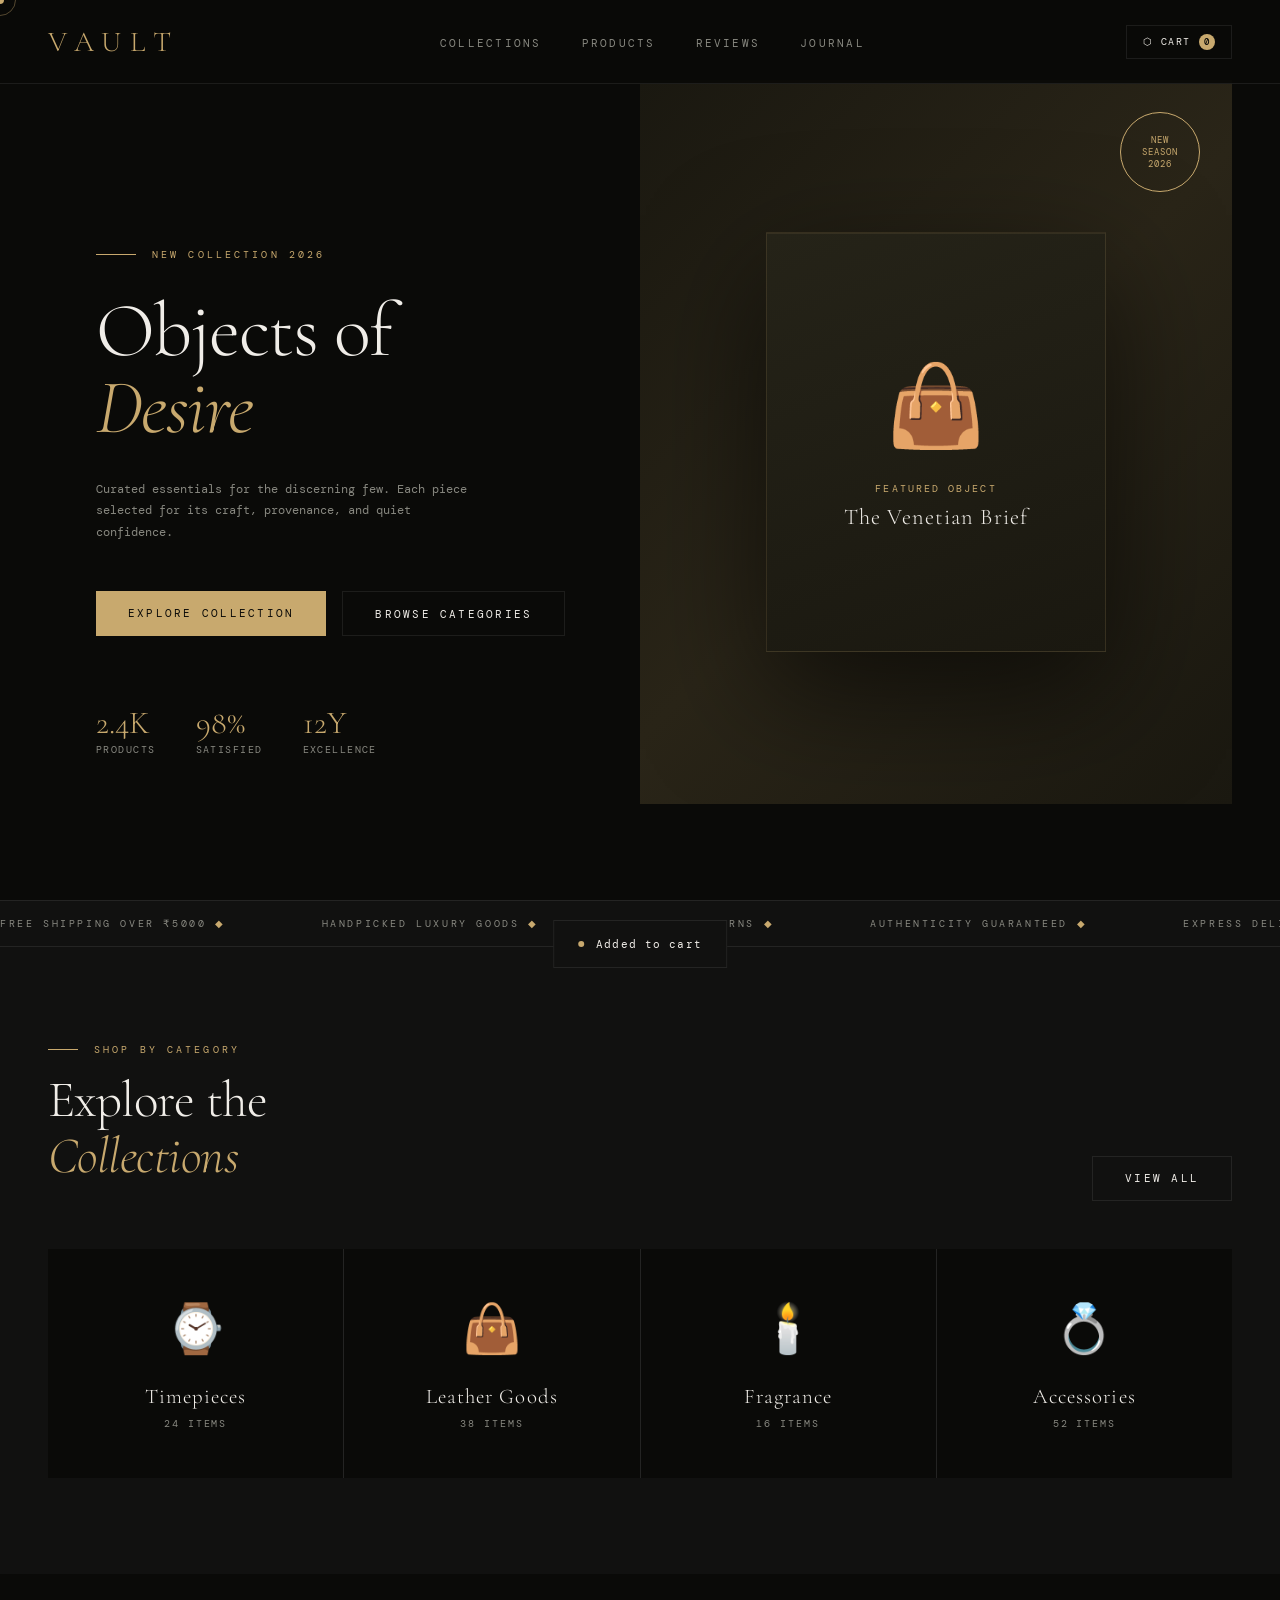
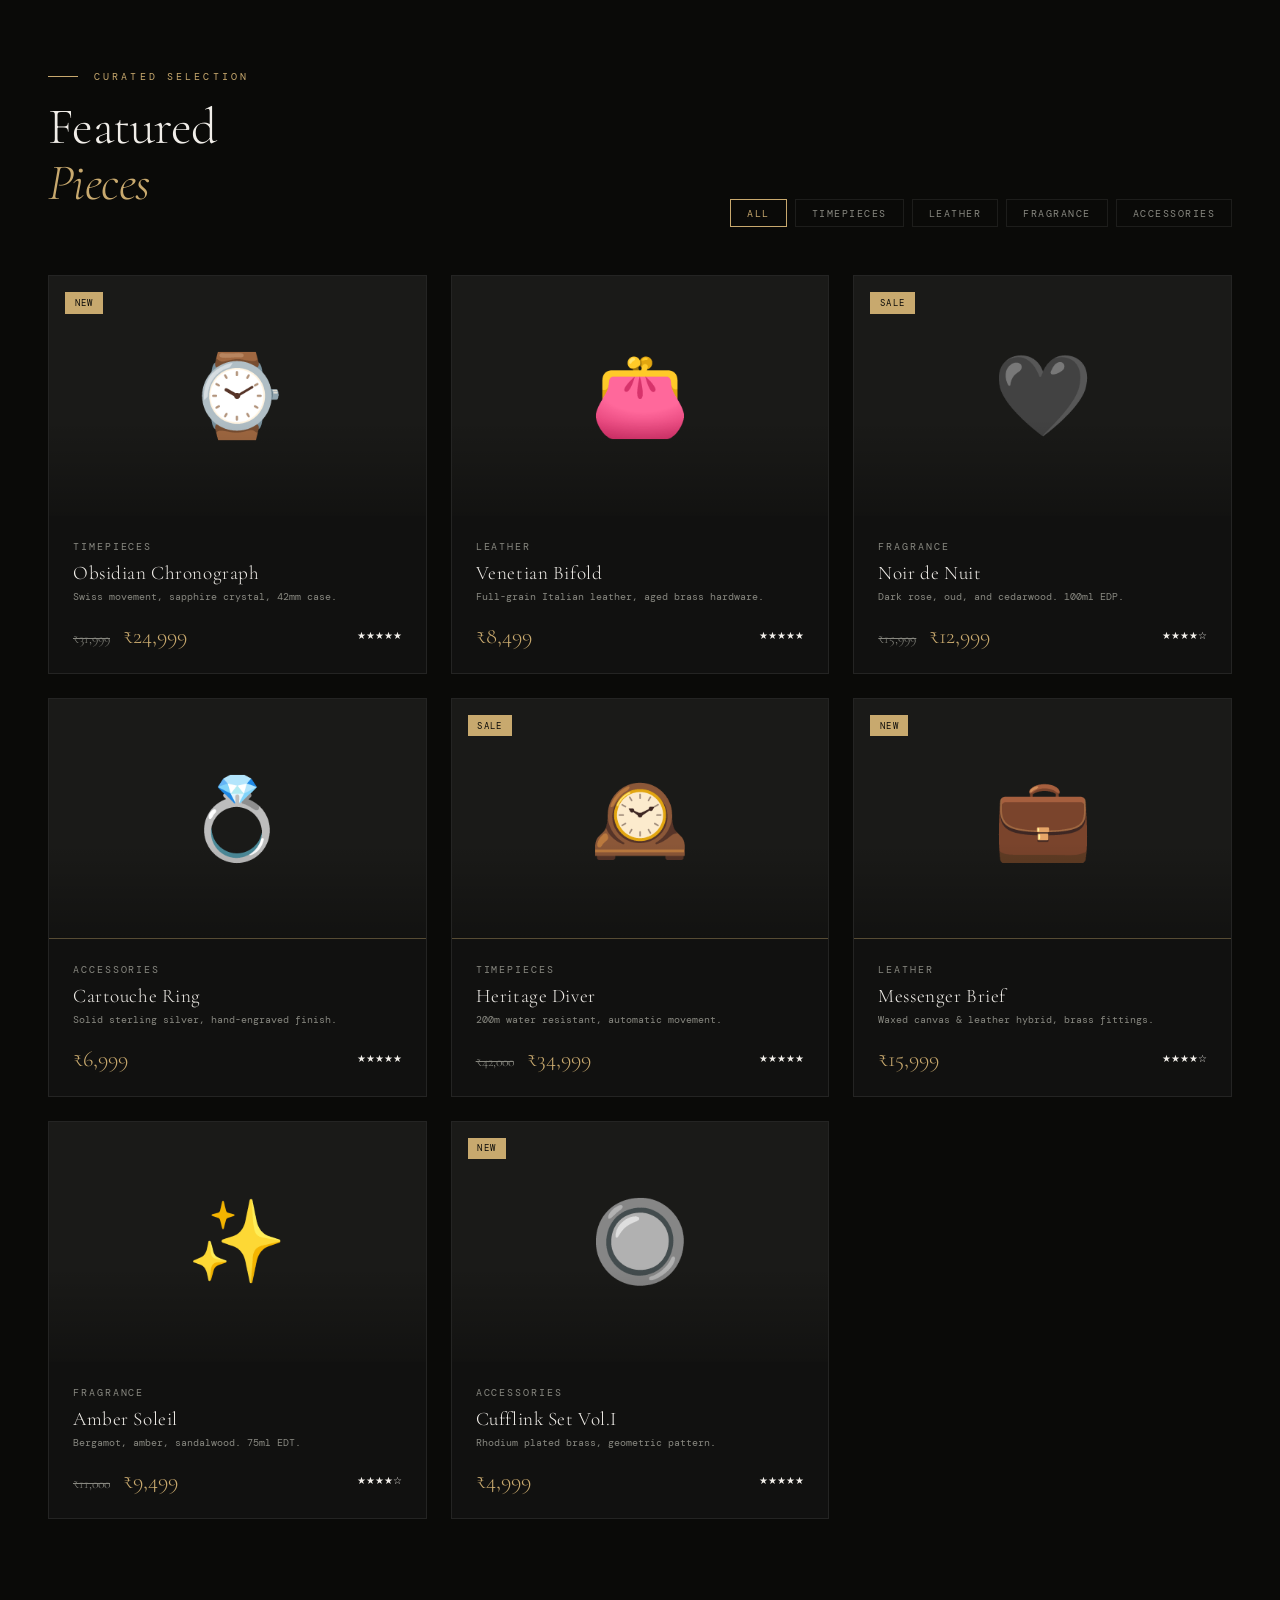
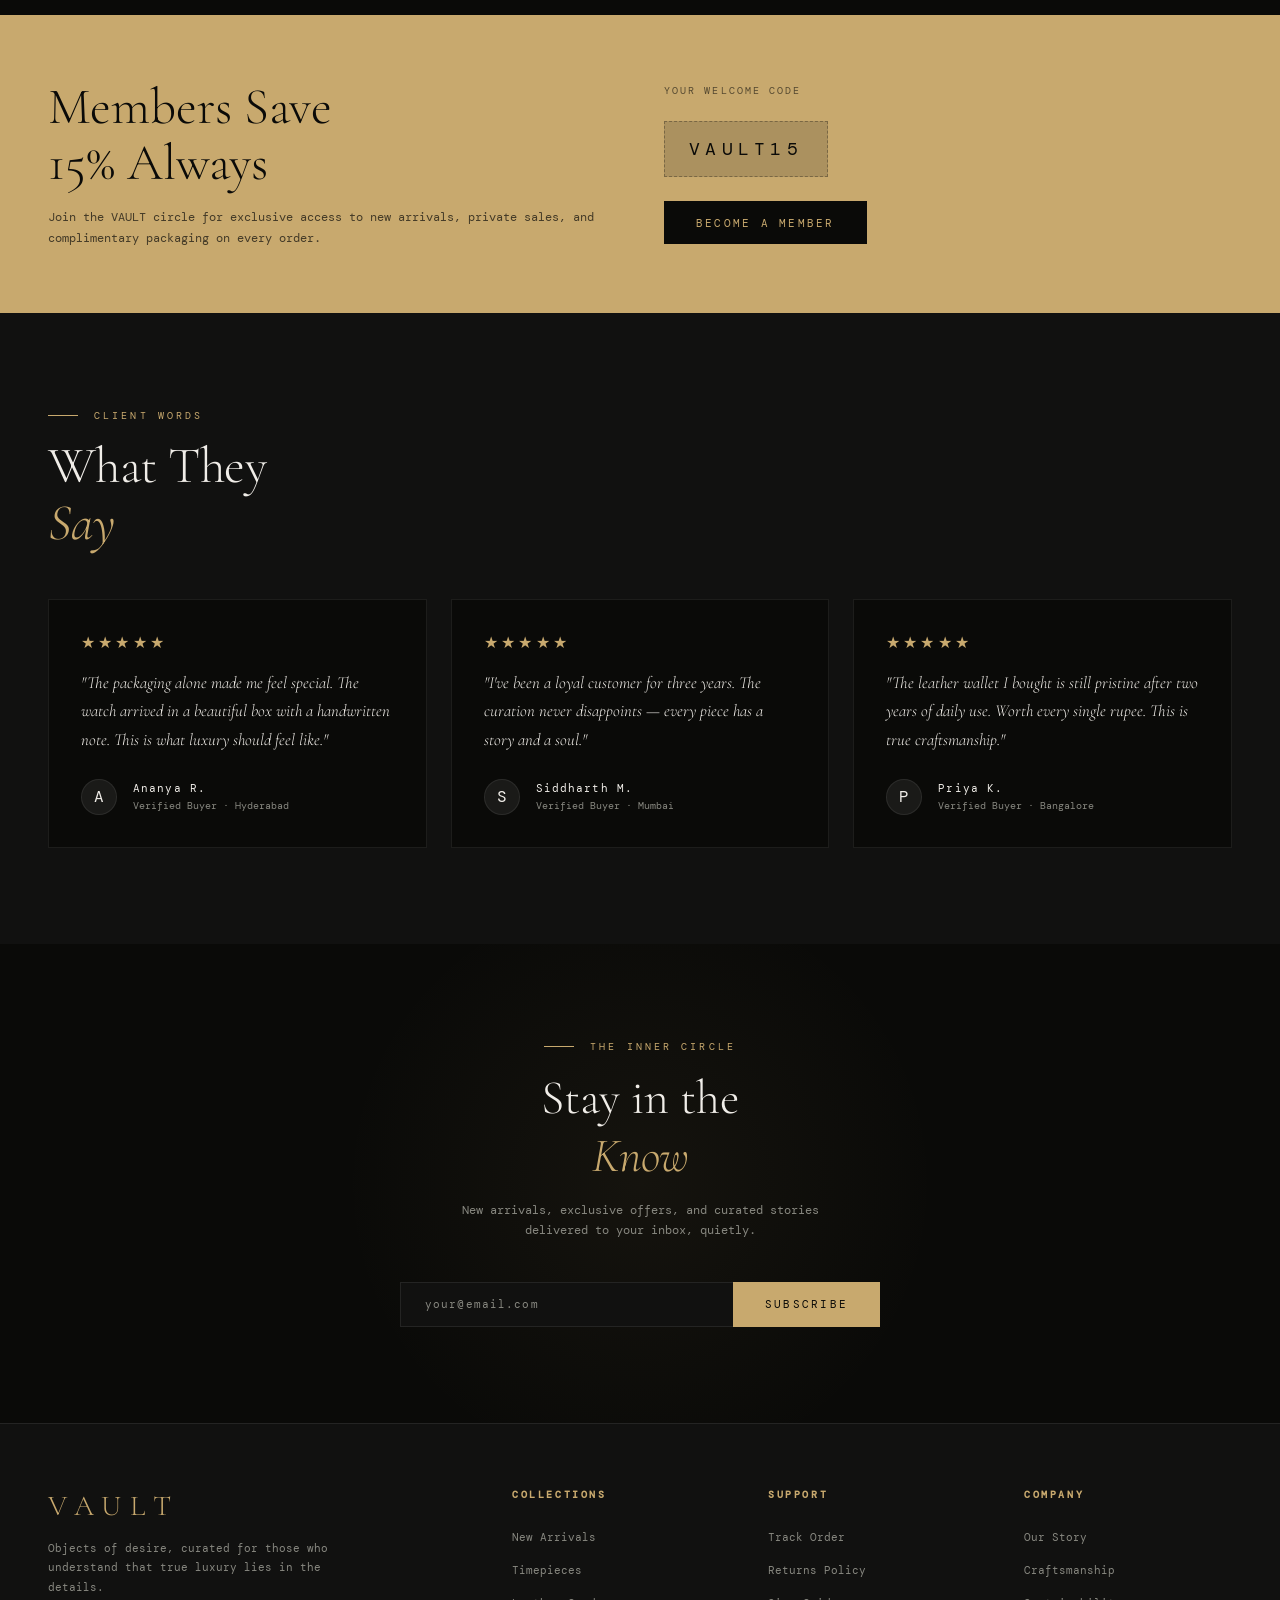
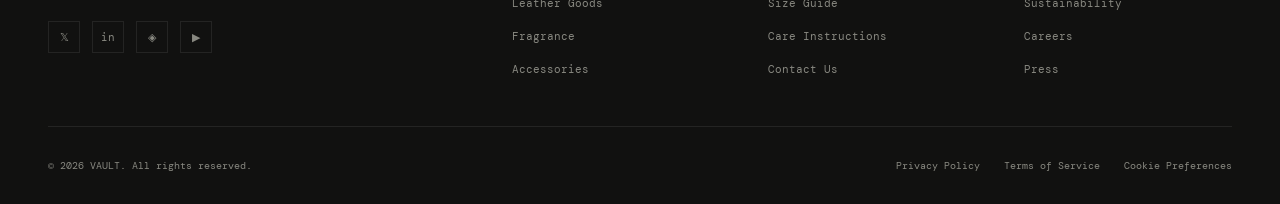
<file: index.html>
<!DOCTYPE html>
<html lang="en">
<head>
<meta charset="UTF-8">
<meta name="viewport" content="width=device-width, initial-scale=1.0">
<title>VAULT — Premium Store</title>
<link rel="preconnect" href="https://fonts.googleapis.com">
<link href="https://fonts.googleapis.com/css2?family=Cormorant+Garamond:ital,wght@0,300;0,400;0,600;1,300;1,400&family=DM+Mono:wght@300;400;500&display=swap" rel="stylesheet">
<style>
  :root {
    --bg: #0a0a08;
    --surface: #111110;
    --surface2: #1a1a18;
    --border: rgba(255,255,255,0.08);
    --accent: #c8a96e;
    --accent2: #e8c98e;
    --text: #f0ede8;
    --muted: #888880;
    --danger: #e05a5a;
  }

  *, *::before, *::after { box-sizing: border-box; margin: 0; padding: 0; }

  html { scroll-behavior: smooth; }

  body {
    font-family: 'DM Mono', monospace;
    background: var(--bg);
    color: var(--text);
    min-height: 100vh;
    overflow-x: hidden;
  }

  /* SCROLLBAR */
  ::-webkit-scrollbar { width: 4px; }
  ::-webkit-scrollbar-track { background: var(--bg); }
  ::-webkit-scrollbar-thumb { background: var(--accent); border-radius: 2px; }

  /* CURSOR */
  .cursor {
    width: 8px; height: 8px;
    background: var(--accent);
    border-radius: 50%;
    position: fixed;
    pointer-events: none;
    z-index: 9999;
    transition: transform 0.15s ease, opacity 0.15s ease;
    transform: translate(-50%, -50%);
  }
  .cursor-ring {
    width: 32px; height: 32px;
    border: 1px solid rgba(200,169,110,0.4);
    border-radius: 50%;
    position: fixed;
    pointer-events: none;
    z-index: 9998;
    transition: all 0.3s ease;
    transform: translate(-50%, -50%);
  }

  /* NAV */
  nav {
    position: fixed; top: 0; left: 0; right: 0; z-index: 100;
    padding: 1.5rem 3rem;
    display: flex; align-items: center; justify-content: space-between;
    background: rgba(10,10,8,0.85);
    backdrop-filter: blur(20px);
    border-bottom: 1px solid var(--border);
  }
  .nav-logo {
    font-family: 'Cormorant Garamond', serif;
    font-size: 1.8rem;
    font-weight: 300;
    letter-spacing: 0.3em;
    color: var(--accent);
    text-decoration: none;
  }
  .nav-links {
    display: flex; gap: 2.5rem; list-style: none;
  }
  .nav-links a {
    color: var(--muted);
    text-decoration: none;
    font-size: 0.7rem;
    letter-spacing: 0.2em;
    text-transform: uppercase;
    transition: color 0.3s;
  }
  .nav-links a:hover { color: var(--text); }
  .nav-right { display: flex; align-items: center; gap: 1.5rem; }
  .cart-btn {
    background: none; border: 1px solid var(--border);
    color: var(--text); cursor: pointer;
    padding: 0.5rem 1rem;
    font-family: 'DM Mono', monospace;
    font-size: 0.65rem;
    letter-spacing: 0.15em;
    text-transform: uppercase;
    transition: all 0.3s;
    display: flex; align-items: center; gap: 0.5rem;
  }
  .cart-btn:hover { border-color: var(--accent); color: var(--accent); }
  .cart-count {
    background: var(--accent);
    color: var(--bg);
    border-radius: 50%;
    width: 16px; height: 16px;
    display: flex; align-items: center; justify-content: center;
    font-size: 0.55rem;
    font-weight: 500;
  }

  /* HERO */
  .hero {
    min-height: 100vh;
    display: grid; grid-template-columns: 1fr 1fr;
    padding-top: 80px;
    position: relative;
    overflow: hidden;
  }
  .hero-left {
    display: flex; flex-direction: column;
    justify-content: center;
    padding: 6rem 4rem 6rem 3rem;
    position: relative; z-index: 2;
  }
  .hero-tag {
    font-size: 0.65rem; letter-spacing: 0.3em;
    text-transform: uppercase; color: var(--accent);
    margin-bottom: 2rem;
    display: flex; align-items: center; gap: 1rem;
  }
  .hero-tag::before {
    content: ''; display: block;
    width: 40px; height: 1px;
    background: var(--accent);
  }
  .hero h1 {
    font-family: 'Cormorant Garamond', serif;
    font-size: clamp(3.5rem, 6vw, 6rem);
    font-weight: 300;
    line-height: 1;
    letter-spacing: -0.02em;
    margin-bottom: 2rem;
  }
  .hero h1 em {
    font-style: italic; color: var(--accent);
  }
  .hero-sub {
    color: var(--muted); font-size: 0.75rem;
    line-height: 1.8; max-width: 380px;
    margin-bottom: 3rem;
  }
  .hero-cta {
    display: flex; gap: 1rem; flex-wrap: wrap;
  }
  .btn-primary {
    background: var(--accent);
    color: var(--bg);
    border: none; cursor: pointer;
    padding: 0.9rem 2rem;
    font-family: 'DM Mono', monospace;
    font-size: 0.7rem;
    letter-spacing: 0.2em;
    text-transform: uppercase;
    transition: all 0.3s;
    text-decoration: none;
    display: inline-block;
  }
  .btn-primary:hover { background: var(--accent2); transform: translateY(-2px); }
  .btn-outline {
    background: none;
    color: var(--text);
    border: 1px solid var(--border);
    cursor: pointer;
    padding: 0.9rem 2rem;
    font-family: 'DM Mono', monospace;
    font-size: 0.7rem;
    letter-spacing: 0.2em;
    text-transform: uppercase;
    transition: all 0.3s;
    text-decoration: none;
    display: inline-block;
  }
  .btn-outline:hover { border-color: var(--accent); color: var(--accent); }
  .hero-right {
    position: relative;
    display: flex; align-items: center; justify-content: center;
    overflow: hidden;
  }
  .hero-visual {
    width: 100%; height: 100%;
    background: linear-gradient(135deg, #1a1810 0%, #2a2518 50%, #1a1810 100%);
    position: relative;
    display: flex; align-items: center; justify-content: center;
  }
  .hero-product-display {
    width: 340px; height: 420px;
    background: linear-gradient(160deg, #252318 0%, #1a1810 100%);
    border: 1px solid rgba(200,169,110,0.15);
    position: relative;
    display: flex; align-items: center; justify-content: center;
    box-shadow: 0 40px 120px rgba(0,0,0,0.6), inset 0 1px 0 rgba(200,169,110,0.1);
    animation: float 6s ease-in-out infinite;
  }
  @keyframes float {
    0%, 100% { transform: translateY(0); }
    50% { transform: translateY(-12px); }
  }
  .product-display-inner {
    text-align: center;
    padding: 2rem;
  }
  .product-display-icon {
    font-size: 5rem;
    margin-bottom: 1.5rem;
    display: block;
  }
  .product-display-label {
    font-size: 0.65rem;
    letter-spacing: 0.2em;
    color: var(--accent);
    text-transform: uppercase;
    margin-bottom: 0.5rem;
  }
  .product-display-name {
    font-family: 'Cormorant Garamond', serif;
    font-size: 1.4rem;
    font-weight: 300;
    letter-spacing: 0.05em;
  }
  .hero-badge {
    position: absolute; top: 2rem; right: 2rem;
    width: 80px; height: 80px;
    border: 1px solid var(--accent);
    border-radius: 50%;
    display: flex; align-items: center; justify-content: center;
    text-align: center;
    font-size: 0.55rem;
    letter-spacing: 0.1em;
    text-transform: uppercase;
    color: var(--accent);
    animation: spin 20s linear infinite;
    line-height: 1.4;
  }
  @keyframes spin { to { transform: rotate(360deg); } }
  .hero-stats {
    position: absolute; bottom: 3rem; left: 3rem;
    display: flex; gap: 2.5rem;
  }
  .stat { text-align: left; }
  .stat-num {
    font-family: 'Cormorant Garamond', serif;
    font-size: 2rem; font-weight: 300;
    color: var(--accent);
    line-height: 1;
  }
  .stat-label {
    font-size: 0.6rem; color: var(--muted);
    letter-spacing: 0.15em; text-transform: uppercase;
    margin-top: 0.25rem;
  }

  /* MARQUEE */
  .marquee-wrap {
    overflow: hidden;
    border-top: 1px solid var(--border);
    border-bottom: 1px solid var(--border);
    padding: 1rem 0;
    background: var(--surface);
  }
  .marquee-track {
    display: flex; gap: 3rem;
    animation: marquee 25s linear infinite;
    white-space: nowrap;
  }
  .marquee-item {
    font-size: 0.65rem; letter-spacing: 0.25em;
    text-transform: uppercase; color: var(--muted);
    flex-shrink: 0;
  }
  .marquee-dot {
    color: var(--accent); margin-right: 3rem;
  }
  @keyframes marquee {
    from { transform: translateX(0); }
    to { transform: translateX(-50%); }
  }

  /* SECTION STYLES */
  section { padding: 6rem 3rem; }
  .section-tag {
    font-size: 0.65rem; letter-spacing: 0.3em;
    text-transform: uppercase; color: var(--accent);
    margin-bottom: 1rem;
    display: flex; align-items: center; gap: 1rem;
  }
  .section-tag::before {
    content: ''; display: block;
    width: 30px; height: 1px; background: var(--accent);
  }
  .section-title {
    font-family: 'Cormorant Garamond', serif;
    font-size: clamp(2rem, 4vw, 3.5rem);
    font-weight: 300;
    line-height: 1.1;
    letter-spacing: -0.01em;
    margin-bottom: 1rem;
  }
  .section-title em { font-style: italic; color: var(--accent); }
  .section-sub {
    color: var(--muted); font-size: 0.72rem;
    line-height: 1.8; max-width: 500px;
  }

  /* CATEGORIES */
  .categories { background: var(--surface); }
  .categories-header {
    display: flex; justify-content: space-between;
    align-items: flex-end; margin-bottom: 3rem; flex-wrap: wrap; gap: 1rem;
  }
  .categories-grid {
    display: grid;
    grid-template-columns: repeat(4, 1fr);
    gap: 1px;
    background: var(--border);
  }
  .category-card {
    background: var(--bg);
    padding: 3rem 2rem;
    cursor: pointer;
    transition: all 0.4s;
    position: relative;
    overflow: hidden;
    text-align: center;
  }
  .category-card::before {
    content: '';
    position: absolute; inset: 0;
    background: linear-gradient(135deg, rgba(200,169,110,0.05) 0%, transparent 100%);
    opacity: 0; transition: opacity 0.4s;
  }
  .category-card:hover::before { opacity: 1; }
  .category-card:hover { background: var(--surface2); }
  .category-card:hover .category-icon { transform: scale(1.1); }
  .category-icon {
    font-size: 3rem; margin-bottom: 1.5rem;
    display: block; transition: transform 0.4s;
  }
  .category-name {
    font-family: 'Cormorant Garamond', serif;
    font-size: 1.3rem; font-weight: 300;
    letter-spacing: 0.05em;
    margin-bottom: 0.5rem;
  }
  .category-count {
    font-size: 0.6rem; letter-spacing: 0.2em;
    color: var(--muted); text-transform: uppercase;
  }
  .category-arrow {
    position: absolute; bottom: 1.5rem; right: 1.5rem;
    color: var(--accent); opacity: 0;
    transition: opacity 0.3s, transform 0.3s;
    font-size: 0.9rem;
  }
  .category-card:hover .category-arrow { opacity: 1; transform: translate(3px,-3px); }

  /* FEATURED PRODUCTS */
  .featured { background: var(--bg); }
  .featured-header {
    display: flex; justify-content: space-between;
    align-items: flex-end; margin-bottom: 3rem; flex-wrap: wrap; gap: 1rem;
  }
  .filter-tabs {
    display: flex; gap: 0.5rem;
  }
  .filter-tab {
    background: none; border: 1px solid var(--border);
    color: var(--muted); cursor: pointer;
    padding: 0.4rem 1rem;
    font-family: 'DM Mono', monospace;
    font-size: 0.62rem; letter-spacing: 0.15em;
    text-transform: uppercase; transition: all 0.3s;
  }
  .filter-tab.active, .filter-tab:hover {
    border-color: var(--accent); color: var(--accent);
  }
  .products-grid {
    display: grid;
    grid-template-columns: repeat(auto-fill, minmax(280px, 1fr));
    gap: 1.5rem;
  }
  .product-card {
    background: var(--surface);
    border: 1px solid var(--border);
    overflow: hidden;
    transition: all 0.4s;
    cursor: pointer;
    position: relative;
  }
  .product-card:hover {
    border-color: rgba(200,169,110,0.3);
    transform: translateY(-4px);
    box-shadow: 0 20px 60px rgba(0,0,0,0.4);
  }
  .product-img {
    height: 240px;
    display: flex; align-items: center; justify-content: center;
    background: var(--surface2);
    position: relative; overflow: hidden;
    font-size: 5rem;
  }
  .product-img::after {
    content: '';
    position: absolute; inset: 0;
    background: linear-gradient(to bottom, transparent 60%, rgba(0,0,0,0.3));
  }
  .product-badge {
    position: absolute; top: 1rem; left: 1rem;
    background: var(--accent); color: var(--bg);
    font-size: 0.55rem; letter-spacing: 0.15em;
    text-transform: uppercase;
    padding: 0.3rem 0.6rem;
    z-index: 2;
  }
  .product-quick-add {
    position: absolute; bottom: 0; left: 0; right: 0;
    background: rgba(200,169,110,0.95);
    color: var(--bg);
    text-align: center;
    padding: 0.8rem;
    font-size: 0.65rem; letter-spacing: 0.2em;
    text-transform: uppercase;
    transform: translateY(100%);
    transition: transform 0.3s;
    z-index: 3; cursor: pointer;
    border: none; width: 100%;
    font-family: 'DM Mono', monospace;
  }
  .product-card:hover .product-quick-add { transform: translateY(0); }
  .product-info { padding: 1.5rem; }
  .product-category {
    font-size: 0.6rem; letter-spacing: 0.2em;
    color: var(--muted); text-transform: uppercase;
    margin-bottom: 0.5rem;
  }
  .product-name {
    font-family: 'Cormorant Garamond', serif;
    font-size: 1.2rem; font-weight: 300;
    letter-spacing: 0.03em;
    margin-bottom: 0.25rem;
  }
  .product-desc {
    font-size: 0.65rem; color: var(--muted);
    line-height: 1.6; margin-bottom: 1rem;
  }
  .product-footer {
    display: flex; justify-content: space-between; align-items: center;
  }
  .product-price {
    font-family: 'Cormorant Garamond', serif;
    font-size: 1.4rem; font-weight: 300; color: var(--accent);
  }
  .product-price .original {
    font-size: 0.85rem; color: var(--muted);
    text-decoration: line-through; margin-right: 0.5rem;
  }
  .product-rating { display: flex; gap: 0.2rem; font-size: 0.65rem; }
  .star { color: var(--accent); }

  /* PROMO BANNER */
  .promo {
    background: var(--accent);
    padding: 4rem 3rem;
    display: grid; grid-template-columns: 1fr 1fr;
    gap: 3rem; align-items: center;
  }
  .promo-left h2 {
    font-family: 'Cormorant Garamond', serif;
    font-size: clamp(2rem, 4vw, 3.5rem);
    font-weight: 300;
    color: var(--bg);
    line-height: 1.1;
    margin-bottom: 1rem;
  }
  .promo-left p {
    color: rgba(10,10,8,0.7);
    font-size: 0.72rem; line-height: 1.8;
  }
  .promo-right {
    display: flex; flex-direction: column;
    align-items: flex-start; gap: 1.5rem;
  }
  .promo-code {
    background: rgba(10,10,8,0.15);
    border: 1px dashed rgba(10,10,8,0.3);
    padding: 1rem 1.5rem;
    font-size: 1.1rem;
    letter-spacing: 0.3em;
    color: var(--bg);
  }
  .btn-dark {
    background: var(--bg);
    color: var(--accent);
    border: none; cursor: pointer;
    padding: 0.9rem 2rem;
    font-family: 'DM Mono', monospace;
    font-size: 0.7rem;
    letter-spacing: 0.2em;
    text-transform: uppercase;
    transition: all 0.3s;
    text-decoration: none; display: inline-block;
  }
  .btn-dark:hover { background: var(--surface2); }

  /* TESTIMONIALS */
  .testimonials { background: var(--surface); }
  .testimonials-header { margin-bottom: 3rem; }
  .testimonials-grid {
    display: grid; grid-template-columns: repeat(3,1fr); gap: 1.5rem;
  }
  .testimonial-card {
    border: 1px solid var(--border);
    padding: 2rem;
    background: var(--bg);
    transition: border-color 0.3s;
  }
  .testimonial-card:hover { border-color: rgba(200,169,110,0.3); }
  .testimonial-rating { display: flex; gap: 0.2rem; margin-bottom: 1rem; }
  .testimonial-text {
    font-family: 'Cormorant Garamond', serif;
    font-size: 1.05rem; font-weight: 300;
    font-style: italic; line-height: 1.7;
    margin-bottom: 1.5rem; color: var(--text);
  }
  .testimonial-author {
    display: flex; align-items: center; gap: 1rem;
  }
  .author-avatar {
    width: 36px; height: 36px;
    border-radius: 50%;
    background: var(--surface2);
    border: 1px solid var(--border);
    display: flex; align-items: center; justify-content: center;
    font-size: 1rem;
  }
  .author-name {
    font-size: 0.7rem; letter-spacing: 0.1em; margin-bottom: 0.2rem;
  }
  .author-info { font-size: 0.6rem; color: var(--muted); }

  /* NEWSLETTER */
  .newsletter {
    background: var(--bg);
    text-align: center;
    padding: 6rem 3rem;
    position: relative; overflow: hidden;
  }
  .newsletter::before {
    content: '';
    position: absolute;
    top: 50%; left: 50%;
    transform: translate(-50%, -50%);
    width: 600px; height: 600px;
    background: radial-gradient(circle, rgba(200,169,110,0.06) 0%, transparent 70%);
    pointer-events: none;
  }
  .newsletter h2 {
    font-family: 'Cormorant Garamond', serif;
    font-size: clamp(2rem, 4vw, 3rem);
    font-weight: 300;
    margin-bottom: 1rem;
    position: relative;
  }
  .newsletter p {
    color: var(--muted); font-size: 0.72rem;
    line-height: 1.8; margin-bottom: 2.5rem;
    position: relative;
  }
  .newsletter-form {
    display: flex; max-width: 480px;
    margin: 0 auto; position: relative;
  }
  .newsletter-input {
    flex: 1;
    background: var(--surface);
    border: 1px solid var(--border);
    border-right: none;
    padding: 0.9rem 1.5rem;
    color: var(--text);
    font-family: 'DM Mono', monospace;
    font-size: 0.7rem;
    letter-spacing: 0.1em;
    outline: none;
    transition: border-color 0.3s;
  }
  .newsletter-input:focus { border-color: var(--accent); }
  .newsletter-input::placeholder { color: var(--muted); }

  /* FOOTER */
  footer {
    background: var(--surface);
    border-top: 1px solid var(--border);
    padding: 4rem 3rem 2rem;
  }
  .footer-grid {
    display: grid; grid-template-columns: 2fr 1fr 1fr 1fr;
    gap: 3rem; margin-bottom: 3rem;
  }
  .footer-brand-name {
    font-family: 'Cormorant Garamond', serif;
    font-size: 1.8rem; font-weight: 300;
    letter-spacing: 0.3em; color: var(--accent);
    margin-bottom: 1rem;
  }
  .footer-desc {
    color: var(--muted); font-size: 0.68rem;
    line-height: 1.8; max-width: 280px;
    margin-bottom: 1.5rem;
  }
  .social-links { display: flex; gap: 0.75rem; }
  .social-link {
    width: 32px; height: 32px;
    border: 1px solid var(--border);
    display: flex; align-items: center; justify-content: center;
    color: var(--muted); text-decoration: none;
    font-size: 0.7rem; transition: all 0.3s;
  }
  .social-link:hover { border-color: var(--accent); color: var(--accent); }
  .footer-col h4 {
    font-size: 0.65rem; letter-spacing: 0.25em;
    text-transform: uppercase; color: var(--accent);
    margin-bottom: 1.5rem;
  }
  .footer-links { list-style: none; display: flex; flex-direction: column; gap: 0.75rem; }
  .footer-links a {
    color: var(--muted); text-decoration: none;
    font-size: 0.68rem; transition: color 0.3s;
  }
  .footer-links a:hover { color: var(--text); }
  .footer-bottom {
    border-top: 1px solid var(--border);
    padding-top: 2rem;
    display: flex; justify-content: space-between;
    align-items: center; flex-wrap: wrap; gap: 1rem;
  }
  .footer-copy { font-size: 0.62rem; color: var(--muted); }
  .footer-legal { display: flex; gap: 1.5rem; }
  .footer-legal a { font-size: 0.62rem; color: var(--muted); text-decoration: none; }
  .footer-legal a:hover { color: var(--text); }

  /* CART DRAWER */
  .cart-overlay {
    position: fixed; inset: 0;
    background: rgba(0,0,0,0.7);
    z-index: 200; opacity: 0;
    pointer-events: none; transition: opacity 0.3s;
  }
  .cart-overlay.open { opacity: 1; pointer-events: all; }
  .cart-drawer {
    position: fixed; top: 0; right: 0; bottom: 0;
    width: 420px; background: var(--surface);
    border-left: 1px solid var(--border);
    z-index: 201;
    transform: translateX(100%);
    transition: transform 0.4s cubic-bezier(0.4,0,0.2,1);
    display: flex; flex-direction: column;
  }
  .cart-drawer.open { transform: translateX(0); }
  .cart-header {
    padding: 2rem; border-bottom: 1px solid var(--border);
    display: flex; justify-content: space-between; align-items: center;
  }
  .cart-title {
    font-family: 'Cormorant Garamond', serif;
    font-size: 1.5rem; font-weight: 300;
    letter-spacing: 0.05em;
  }
  .close-btn {
    background: none; border: none; color: var(--muted);
    cursor: pointer; font-size: 1.2rem; padding: 0.25rem;
    transition: color 0.3s;
  }
  .close-btn:hover { color: var(--text); }
  .cart-items { flex: 1; overflow-y: auto; padding: 1.5rem; }
  .cart-item {
    display: flex; gap: 1rem;
    padding: 1.5rem 0; border-bottom: 1px solid var(--border);
  }
  .cart-item-img {
    width: 70px; height: 70px;
    background: var(--surface2);
    display: flex; align-items: center; justify-content: center;
    font-size: 2rem; flex-shrink: 0;
  }
  .cart-item-info { flex: 1; }
  .cart-item-name {
    font-family: 'Cormorant Garamond', serif;
    font-size: 1rem; font-weight: 300; margin-bottom: 0.25rem;
  }
  .cart-item-price { font-size: 0.75rem; color: var(--accent); }
  .cart-item-controls {
    display: flex; align-items: center; gap: 0.75rem;
    margin-top: 0.75rem;
  }
  .qty-btn {
    background: var(--bg); border: 1px solid var(--border);
    color: var(--text); width: 24px; height: 24px;
    display: flex; align-items: center; justify-content: center;
    cursor: pointer; font-size: 0.8rem; transition: all 0.2s;
  }
  .qty-btn:hover { border-color: var(--accent); color: var(--accent); }
  .qty-num { font-size: 0.75rem; min-width: 20px; text-align: center; }
  .remove-item {
    background: none; border: none;
    color: var(--muted); cursor: pointer;
    font-size: 0.7rem; margin-left: auto;
    transition: color 0.3s; letter-spacing: 0.1em;
    text-transform: uppercase;
  }
  .remove-item:hover { color: var(--danger); }
  .cart-empty {
    flex: 1; display: flex; flex-direction: column;
    align-items: center; justify-content: center;
    text-align: center; color: var(--muted);
    padding: 3rem;
  }
  .cart-empty-icon { font-size: 3rem; margin-bottom: 1rem; opacity: 0.5; }
  .cart-empty p { font-size: 0.72rem; line-height: 1.8; }
  .cart-footer {
    padding: 1.5rem 2rem; border-top: 1px solid var(--border);
  }
  .cart-subtotal {
    display: flex; justify-content: space-between;
    align-items: center; margin-bottom: 1.5rem;
  }
  .cart-subtotal-label { font-size: 0.65rem; letter-spacing: 0.2em; text-transform: uppercase; color: var(--muted); }
  .cart-subtotal-price {
    font-family: 'Cormorant Garamond', serif;
    font-size: 1.5rem; font-weight: 300; color: var(--accent);
  }

  /* TOAST */
  .toast {
    position: fixed; bottom: 2rem; left: 50%;
    transform: translateX(-50%) translateY(100px);
    background: var(--surface);
    border: 1px solid var(--border);
    padding: 1rem 1.5rem;
    font-size: 0.7rem; letter-spacing: 0.1em;
    z-index: 300; transition: transform 0.4s;
    display: flex; align-items: center; gap: 0.75rem;
  }
  .toast.show { transform: translateX(-50%) translateY(0); }
  .toast-dot { width: 6px; height: 6px; background: var(--accent); border-radius: 50%; }

  /* RESPONSIVE */
  @media (max-width: 1024px) {
    .categories-grid { grid-template-columns: repeat(2,1fr); }
    .footer-grid { grid-template-columns: 1fr 1fr; }
    .testimonials-grid { grid-template-columns: 1fr; }
  }
  @media (max-width: 768px) {
    nav { padding: 1rem 1.5rem; }
    .nav-links { display: none; }
    .hero { grid-template-columns: 1fr; }
    .hero-right { display: none; }
    .hero-left { padding: 3rem 1.5rem; }
    section { padding: 4rem 1.5rem; }
    .promo { grid-template-columns: 1fr; }
    .cart-drawer { width: 100%; }
    .footer-grid { grid-template-columns: 1fr; }
    .categories-grid { grid-template-columns: repeat(2,1fr); }
    .hero-stats { left: 1.5rem; gap: 1.5rem; }
  }

  /* LOADING ANIMATION */
  @keyframes fadeInUp {
    from { opacity: 0; transform: translateY(20px); }
    to { opacity: 1; transform: translateY(0); }
  }
  .fade-in {
    opacity: 0; animation: fadeInUp 0.6s ease forwards;
  }
  .fade-in:nth-child(1) { animation-delay: 0.1s; }
  .fade-in:nth-child(2) { animation-delay: 0.2s; }
  .fade-in:nth-child(3) { animation-delay: 0.3s; }
  .fade-in:nth-child(4) { animation-delay: 0.4s; }
</style>
</head>
<body>

<div class="cursor" id="cursor"></div>
<div class="cursor-ring" id="cursorRing"></div>

<!-- NAV -->
<nav>
  <a href="#" class="nav-logo">VAULT</a>
  <ul class="nav-links">
    <li><a href="#categories">Collections</a></li>
    <li><a href="#featured">Products</a></li>
    <li><a href="#testimonials">Reviews</a></li>
    <li><a href="#newsletter">Journal</a></li>
  </ul>
  <div class="nav-right">
    <button class="cart-btn" id="openCart">
      ⬡ Cart
      <span class="cart-count" id="cartCount">0</span>
    </button>
  </div>
</nav>

<!-- HERO -->
<section class="hero">
  <div class="hero-left">
    <div class="hero-tag">New Collection 2026</div>
    <h1>Objects of<br><em>Desire</em></h1>
    <p class="hero-sub">Curated essentials for the discerning few. Each piece selected for its craft, provenance, and quiet confidence.</p>
    <div class="hero-cta">
      <a href="#featured" class="btn-primary">Explore Collection</a>
      <a href="#categories" class="btn-outline">Browse Categories</a>
    </div>
    <div class="hero-stats">
      <div class="stat">
        <div class="stat-num">2.4K</div>
        <div class="stat-label">Products</div>
      </div>
      <div class="stat">
        <div class="stat-num">98%</div>
        <div class="stat-label">Satisfied</div>
      </div>
      <div class="stat">
        <div class="stat-num">12Y</div>
        <div class="stat-label">Excellence</div>
      </div>
    </div>
  </div>
  <div class="hero-right">
    <div class="hero-visual">
      <div class="hero-product-display">
        <div class="product-display-inner">
          <span class="product-display-icon" id="heroEmoji">✦</span>
          <div class="product-display-label">Featured Object</div>
          <div class="product-display-name" id="heroName">The Obsidian Watch</div>
        </div>
      </div>
      <div class="hero-badge">New<br>Season<br>2026</div>
    </div>
  </div>
</section>

<!-- MARQUEE -->
<div class="marquee-wrap">
  <div class="marquee-track" id="marqueeTrack">
    <span class="marquee-item">Free Shipping Over ₹5000 <span class="marquee-dot">◆</span></span>
    <span class="marquee-item">Handpicked Luxury Goods <span class="marquee-dot">◆</span></span>
    <span class="marquee-item">30-Day Returns <span class="marquee-dot">◆</span></span>
    <span class="marquee-item">Authenticity Guaranteed <span class="marquee-dot">◆</span></span>
    <span class="marquee-item">Express Delivery Available <span class="marquee-dot">◆</span></span>
    <span class="marquee-item">Members Save 15% <span class="marquee-dot">◆</span></span>
    <span class="marquee-item">Free Shipping Over ₹5000 <span class="marquee-dot">◆</span></span>
    <span class="marquee-item">Handpicked Luxury Goods <span class="marquee-dot">◆</span></span>
    <span class="marquee-item">30-Day Returns <span class="marquee-dot">◆</span></span>
    <span class="marquee-item">Authenticity Guaranteed <span class="marquee-dot">◆</span></span>
    <span class="marquee-item">Express Delivery Available <span class="marquee-dot">◆</span></span>
    <span class="marquee-item">Members Save 15% <span class="marquee-dot">◆</span></span>
  </div>
</div>

<!-- CATEGORIES -->
<section class="categories" id="categories">
  <div class="categories-header">
    <div>
      <div class="section-tag">Shop by Category</div>
      <h2 class="section-title">Explore the<br><em>Collections</em></h2>
    </div>
    <a href="#featured" class="btn-outline">View All</a>
  </div>
  <div class="categories-grid">
    <div class="category-card" onclick="filterProducts('Timepieces')">
      <span class="category-icon">⌚</span>
      <div class="category-name">Timepieces</div>
      <div class="category-count">24 Items</div>
      <span class="category-arrow">↗</span>
    </div>
    <div class="category-card" onclick="filterProducts('Leather')">
      <span class="category-icon">👜</span>
      <div class="category-name">Leather Goods</div>
      <div class="category-count">38 Items</div>
      <span class="category-arrow">↗</span>
    </div>
    <div class="category-card" onclick="filterProducts('Fragrance')">
      <span class="category-icon">🕯️</span>
      <div class="category-name">Fragrance</div>
      <div class="category-count">16 Items</div>
      <span class="category-arrow">↗</span>
    </div>
    <div class="category-card" onclick="filterProducts('Accessories')">
      <span class="category-icon">💍</span>
      <div class="category-name">Accessories</div>
      <div class="category-count">52 Items</div>
      <span class="category-arrow">↗</span>
    </div>
  </div>
</section>

<!-- FEATURED PRODUCTS -->
<section class="featured" id="featured">
  <div class="featured-header">
    <div>
      <div class="section-tag">Curated Selection</div>
      <h2 class="section-title">Featured<br><em>Pieces</em></h2>
    </div>
    <div class="filter-tabs">
      <button class="filter-tab active" onclick="filterProducts('all', this)">All</button>
      <button class="filter-tab" onclick="filterProducts('Timepieces', this)">Timepieces</button>
      <button class="filter-tab" onclick="filterProducts('Leather', this)">Leather</button>
      <button class="filter-tab" onclick="filterProducts('Fragrance', this)">Fragrance</button>
      <button class="filter-tab" onclick="filterProducts('Accessories', this)">Accessories</button>
    </div>
  </div>
  <div class="products-grid" id="productsGrid"></div>
</section>

<!-- PROMO BANNER -->
<div class="promo">
  <div class="promo-left">
    <h2>Members Save<br>15% Always</h2>
    <p>Join the VAULT circle for exclusive access to new arrivals, private sales, and complimentary packaging on every order.</p>
  </div>
  <div class="promo-right">
    <div style="font-size:0.65rem;letter-spacing:0.2em;text-transform:uppercase;color:rgba(10,10,8,0.6)">Your Welcome Code</div>
    <div class="promo-code">VAULT15</div>
    <a href="#newsletter" class="btn-dark">Become a Member</a>
  </div>
</div>

<!-- TESTIMONIALS -->
<section class="testimonials" id="testimonials">
  <div class="testimonials-header">
    <div class="section-tag">Client Words</div>
    <h2 class="section-title">What They<br><em>Say</em></h2>
  </div>
  <div class="testimonials-grid">
    <div class="testimonial-card fade-in">
      <div class="testimonial-rating">
        <span class="star">★</span><span class="star">★</span><span class="star">★</span><span class="star">★</span><span class="star">★</span>
      </div>
      <div class="testimonial-text">"The packaging alone made me feel special. The watch arrived in a beautiful box with a handwritten note. This is what luxury should feel like."</div>
      <div class="testimonial-author">
        <div class="author-avatar">A</div>
        <div>
          <div class="author-name">Ananya R.</div>
          <div class="author-info">Verified Buyer · Hyderabad</div>
        </div>
      </div>
    </div>
    <div class="testimonial-card fade-in">
      <div class="testimonial-rating">
        <span class="star">★</span><span class="star">★</span><span class="star">★</span><span class="star">★</span><span class="star">★</span>
      </div>
      <div class="testimonial-text">"I've been a loyal customer for three years. The curation never disappoints — every piece has a story and a soul."</div>
      <div class="testimonial-author">
        <div class="author-avatar">S</div>
        <div>
          <div class="author-name">Siddharth M.</div>
          <div class="author-info">Verified Buyer · Mumbai</div>
        </div>
      </div>
    </div>
    <div class="testimonial-card fade-in">
      <div class="testimonial-rating">
        <span class="star">★</span><span class="star">★</span><span class="star">★</span><span class="star">★</span><span class="star">★</span>
      </div>
      <div class="testimonial-text">"The leather wallet I bought is still pristine after two years of daily use. Worth every single rupee. This is true craftsmanship."</div>
      <div class="testimonial-author">
        <div class="author-avatar">P</div>
        <div>
          <div class="author-name">Priya K.</div>
          <div class="author-info">Verified Buyer · Bangalore</div>
        </div>
      </div>
    </div>
  </div>
</section>

<!-- NEWSLETTER -->
<section class="newsletter" id="newsletter">
  <div class="section-tag" style="justify-content:center;margin-bottom:1rem">The Inner Circle</div>
  <h2>Stay in the<br><em style="font-style:italic;color:var(--accent)">Know</em></h2>
  <p>New arrivals, exclusive offers, and curated stories<br>delivered to your inbox, quietly.</p>
  <div class="newsletter-form">
    <input class="newsletter-input" type="email" placeholder="your@email.com" id="emailInput">
    <button class="btn-primary" onclick="subscribeNewsletter()">Subscribe</button>
  </div>
</section>

<!-- FOOTER -->
<footer>
  <div class="footer-grid">
    <div>
      <div class="footer-brand-name">VAULT</div>
      <p class="footer-desc">Objects of desire, curated for those who understand that true luxury lies in the details.</p>
      <div class="social-links">
        <a href="#" class="social-link">𝕏</a>
        <a href="#" class="social-link">in</a>
        <a href="#" class="social-link">◈</a>
        <a href="#" class="social-link">▶</a>
      </div>
    </div>
    <div class="footer-col">
      <h4>Collections</h4>
      <ul class="footer-links">
        <li><a href="#">New Arrivals</a></li>
        <li><a href="#">Timepieces</a></li>
        <li><a href="#">Leather Goods</a></li>
        <li><a href="#">Fragrance</a></li>
        <li><a href="#">Accessories</a></li>
      </ul>
    </div>
    <div class="footer-col">
      <h4>Support</h4>
      <ul class="footer-links">
        <li><a href="#">Track Order</a></li>
        <li><a href="#">Returns Policy</a></li>
        <li><a href="#">Size Guide</a></li>
        <li><a href="#">Care Instructions</a></li>
        <li><a href="#">Contact Us</a></li>
      </ul>
    </div>
    <div class="footer-col">
      <h4>Company</h4>
      <ul class="footer-links">
        <li><a href="#">Our Story</a></li>
        <li><a href="#">Craftsmanship</a></li>
        <li><a href="#">Sustainability</a></li>
        <li><a href="#">Careers</a></li>
        <li><a href="#">Press</a></li>
      </ul>
    </div>
  </div>
  <div class="footer-bottom">
    <div class="footer-copy">© 2026 VAULT. All rights reserved.</div>
    <div class="footer-legal">
      <a href="#">Privacy Policy</a>
      <a href="#">Terms of Service</a>
      <a href="#">Cookie Preferences</a>
    </div>
  </div>
</footer>

<!-- CART DRAWER -->
<div class="cart-overlay" id="cartOverlay" onclick="closeCart()"></div>
<div class="cart-drawer" id="cartDrawer">
  <div class="cart-header">
    <div class="cart-title">Your Cart</div>
    <button class="close-btn" onclick="closeCart()">✕</button>
  </div>
  <div class="cart-items" id="cartItems"></div>
  <div class="cart-footer" id="cartFooter" style="display:none">
    <div class="cart-subtotal">
      <span class="cart-subtotal-label">Subtotal</span>
      <span class="cart-subtotal-price" id="cartTotal">₹0</span>
    </div>
    <button class="btn-primary" style="width:100%;text-align:center" onclick="checkout()">Proceed to Checkout</button>
  </div>
</div>

<!-- TOAST -->
<div class="toast" id="toast">
  <span class="toast-dot"></span>
  <span id="toastMsg">Added to cart</span>
</div>

<script>
// Products Data
const products = [
  { id:1, name:'Obsidian Chronograph', category:'Timepieces', price:24999, original:31999, emoji:'⌚', desc:'Swiss movement, sapphire crystal, 42mm case.', badge:'New', rating:5 },
  { id:2, name:'Venetian Bifold', category:'Leather', price:8499, original:null, emoji:'👛', desc:'Full-grain Italian leather, aged brass hardware.', badge:'', rating:5 },
  { id:3, name:'Noir de Nuit', category:'Fragrance', price:12999, original:15999, emoji:'🖤', desc:'Dark rose, oud, and cedarwood. 100ml EDP.', badge:'Sale', rating:4 },
  { id:4, name:'Cartouche Ring', category:'Accessories', price:6999, original:null, emoji:'💍', desc:'Solid sterling silver, hand-engraved finish.', badge:'', rating:5 },
  { id:5, name:'Heritage Diver', category:'Timepieces', price:34999, original:42000, emoji:'🕰️', desc:'200m water resistant, automatic movement.', badge:'Sale', rating:5 },
  { id:6, name:'Messenger Brief', category:'Leather', price:15999, original:null, emoji:'💼', desc:'Waxed canvas & leather hybrid, brass fittings.', badge:'New', rating:4 },
  { id:7, name:'Amber Soleil', category:'Fragrance', price:9499, original:11000, emoji:'✨', desc:'Bergamot, amber, sandalwood. 75ml EDT.', badge:'', rating:4 },
  { id:8, name:'Cufflink Set Vol.I', category:'Accessories', price:4999, original:null, emoji:'🔘', desc:'Rhodium plated brass, geometric pattern.', badge:'New', rating:5 },
];

let cart = [];
let activeFilter = 'all';

// Render products
function renderProducts(filter = 'all') {
  const grid = document.getElementById('productsGrid');
  const filtered = filter === 'all' ? products : products.filter(p => p.category === filter);
  grid.innerHTML = filtered.map(p => `
    <div class="product-card">
      <div class="product-img">
        <span>${p.emoji}</span>
        ${p.badge ? `<span class="product-badge">${p.badge}</span>` : ''}
        <button class="product-quick-add" onclick="addToCart(${p.id}, event)">+ Add to Cart</button>
      </div>
      <div class="product-info">
        <div class="product-category">${p.category}</div>
        <div class="product-name">${p.name}</div>
        <div class="product-desc">${p.desc}</div>
        <div class="product-footer">
          <div class="product-price">
            ${p.original ? `<span class="original">₹${p.original.toLocaleString('en-IN')}</span>` : ''}
            ₹${p.price.toLocaleString('en-IN')}
          </div>
          <div class="product-rating">${'★'.repeat(p.rating)}${'☆'.repeat(5-p.rating)}</div>
        </div>
      </div>
    </div>
  `).join('');
}

function filterProducts(cat, btn) {
  activeFilter = cat;
  document.querySelectorAll('.filter-tab').forEach(b => b.classList.remove('active'));
  if (btn) btn.classList.add('active');
  renderProducts(cat === 'all' ? 'all' : cat);
  document.getElementById('featured').scrollIntoView({ behavior: 'smooth' });
}

// Cart
function addToCart(id, e) {
  e.stopPropagation();
  const product = products.find(p => p.id === id);
  const existing = cart.find(c => c.id === id);
  if (existing) existing.qty++;
  else cart.push({ ...product, qty: 1 });
  updateCartUI();
  showToast(`${product.name} added to cart`);
}

function updateCartUI() {
  const count = cart.reduce((a, c) => a + c.qty, 0);
  document.getElementById('cartCount').textContent = count;
  const items = document.getElementById('cartItems');
  const footer = document.getElementById('cartFooter');
  if (cart.length === 0) {
    items.innerHTML = `<div class="cart-empty"><div class="cart-empty-icon">⬡</div><p>Your cart is empty.<br>Discover something extraordinary.</p></div>`;
    footer.style.display = 'none';
  } else {
    items.innerHTML = cart.map(item => `
      <div class="cart-item">
        <div class="cart-item-img">${item.emoji}</div>
        <div class="cart-item-info">
          <div class="cart-item-name">${item.name}</div>
          <div class="cart-item-price">₹${item.price.toLocaleString('en-IN')}</div>
          <div class="cart-item-controls">
            <button class="qty-btn" onclick="changeQty(${item.id}, -1)">−</button>
            <span class="qty-num">${item.qty}</span>
            <button class="qty-btn" onclick="changeQty(${item.id}, 1)">+</button>
            <button class="remove-item" onclick="removeItem(${item.id})">Remove</button>
          </div>
        </div>
      </div>
    `).join('');
    const total = cart.reduce((a, c) => a + c.price * c.qty, 0);
    document.getElementById('cartTotal').textContent = '₹' + total.toLocaleString('en-IN');
    footer.style.display = 'block';
  }
}

function changeQty(id, delta) {
  const item = cart.find(c => c.id === id);
  if (!item) return;
  item.qty += delta;
  if (item.qty <= 0) cart = cart.filter(c => c.id !== id);
  updateCartUI();
}

function removeItem(id) {
  cart = cart.filter(c => c.id !== id);
  updateCartUI();
}

function openCart() {
  document.getElementById('cartOverlay').classList.add('open');
  document.getElementById('cartDrawer').classList.add('open');
  document.body.style.overflow = 'hidden';
}
function closeCart() {
  document.getElementById('cartOverlay').classList.remove('open');
  document.getElementById('cartDrawer').classList.remove('open');
  document.body.style.overflow = '';
}
document.getElementById('openCart').addEventListener('click', openCart);

function checkout() {
  showToast('Redirecting to secure checkout…');
  setTimeout(closeCart, 1200);
}

// Toast
function showToast(msg) {
  const toast = document.getElementById('toast');
  document.getElementById('toastMsg').textContent = msg;
  toast.classList.add('show');
  setTimeout(() => toast.classList.remove('show'), 2800);
}

// Newsletter
function subscribeNewsletter() {
  const val = document.getElementById('emailInput').value;
  if (!val || !val.includes('@')) { showToast('Please enter a valid email'); return; }
  showToast('Welcome to the inner circle ✦');
  document.getElementById('emailInput').value = '';
}

// Custom cursor
const cursor = document.getElementById('cursor');
const ring = document.getElementById('cursorRing');
let rx = 0, ry = 0;
document.addEventListener('mousemove', e => {
  cursor.style.left = e.clientX + 'px';
  cursor.style.top = e.clientY + 'px';
  setTimeout(() => {
    ring.style.left = e.clientX + 'px';
    ring.style.top = e.clientY + 'px';
  }, 80);
});
document.querySelectorAll('button,a,.product-card,.category-card').forEach(el => {
  el.addEventListener('mouseenter', () => {
    cursor.style.transform = 'translate(-50%,-50%) scale(2)';
    ring.style.transform = 'translate(-50%,-50%) scale(1.5)';
    ring.style.borderColor = 'rgba(200,169,110,0.7)';
  });
  el.addEventListener('mouseleave', () => {
    cursor.style.transform = 'translate(-50%,-50%) scale(1)';
    ring.style.transform = 'translate(-50%,-50%) scale(1)';
    ring.style.borderColor = 'rgba(200,169,110,0.4)';
  });
});

// Hero cycling display
const heroItems = [
  { emoji: '⌚', name: 'The Obsidian Watch' },
  { emoji: '👜', name: 'The Venetian Brief' },
  { emoji: '🖤', name: 'Noir de Nuit EDP' },
  { emoji: '💍', name: 'The Cartouche Ring' },
];
let heroIdx = 0;
setInterval(() => {
  heroIdx = (heroIdx + 1) % heroItems.length;
  const emoji = document.getElementById('heroEmoji');
  const name = document.getElementById('heroName');
  emoji.style.opacity = 0; name.style.opacity = 0;
  setTimeout(() => {
    emoji.textContent = heroItems[heroIdx].emoji;
    name.textContent = heroItems[heroIdx].name;
    emoji.style.opacity = 1; name.style.opacity = 1;
  }, 300);
}, 3000);
document.getElementById('heroEmoji').style.transition = 'opacity 0.3s';
document.getElementById('heroName').style.transition = 'opacity 0.3s';

// Init
renderProducts();
updateCartUI();
</script>
</body>
</html>
</file>
